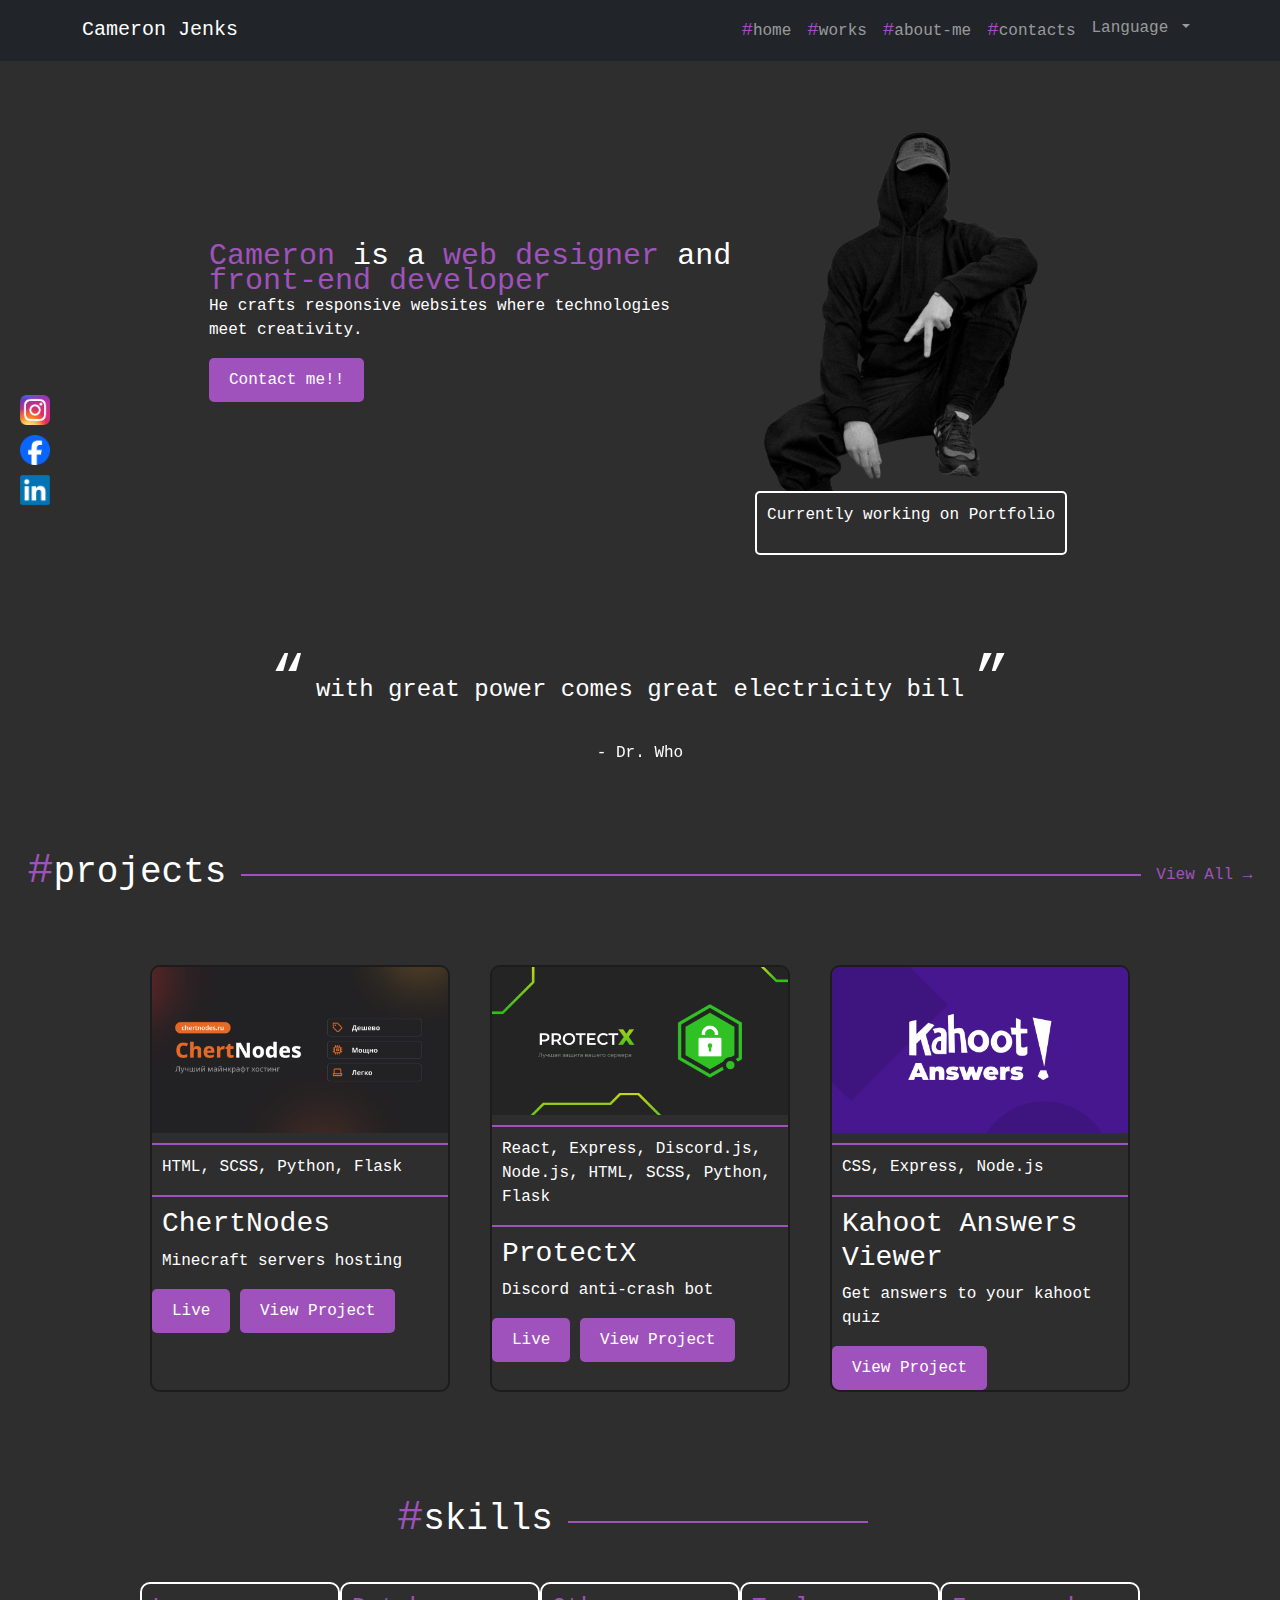
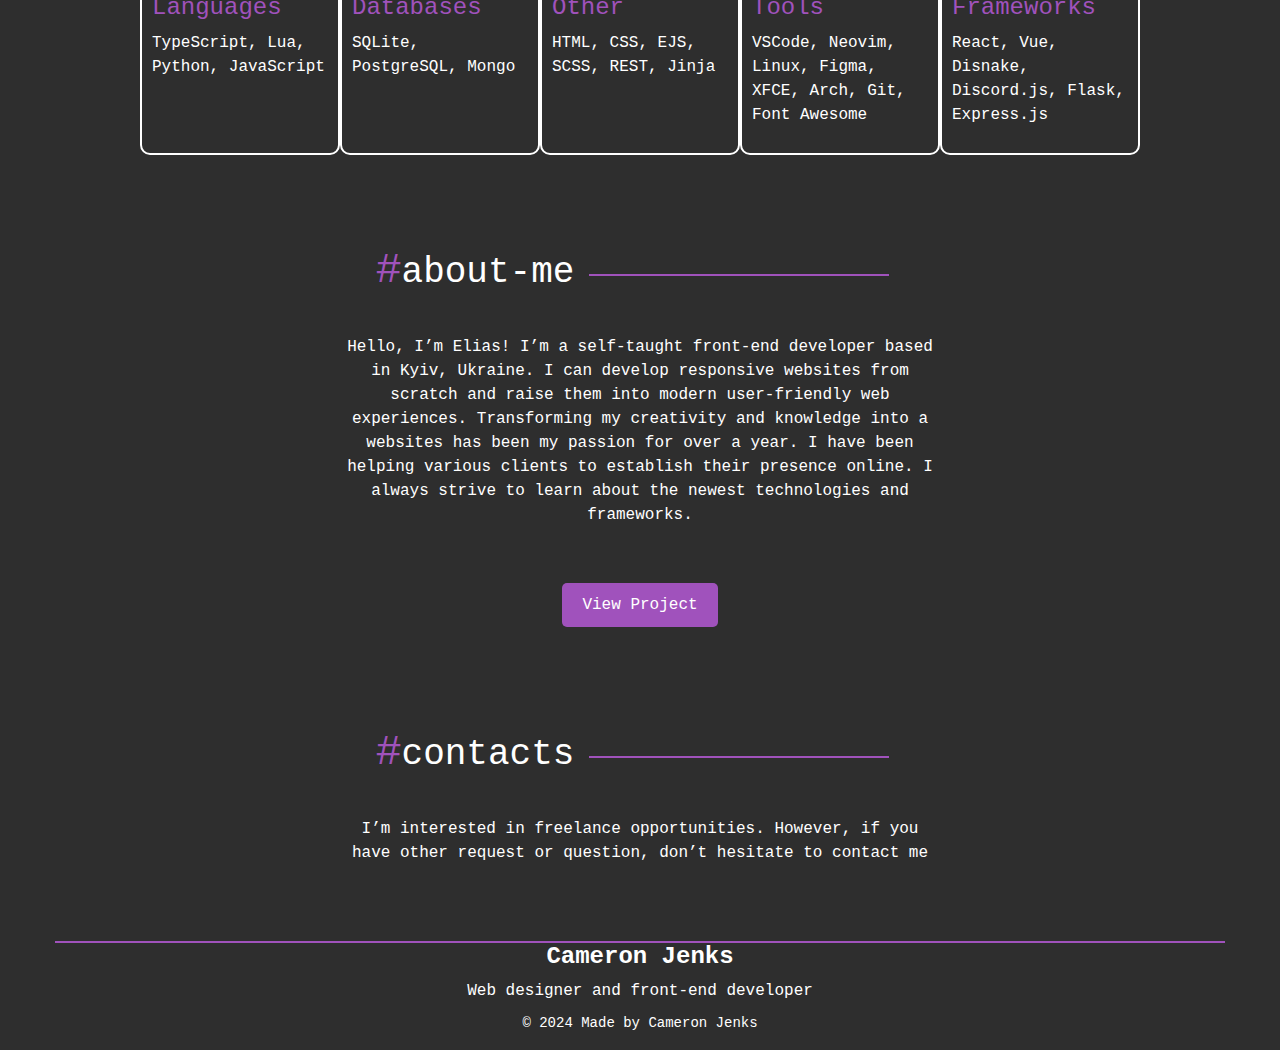
<file: Index.html>
<!DOCTYPE html>
<html lang="en">
<head>
    <meta charset="UTF-8">
    <meta name="viewport" content="width=device-width, initial-scale=1.0">
    <title>Cameron's Portfolio</title>
    <!--linking Bootstrap CSS for styling-->
    <link rel="stylesheet" href="bootstrap/css/bootstrap.min.css">
    <!--linking custom CSS file for additional stylin-->
    <link rel="stylesheet" href="styles.css">
</head>
<body>

    <!--nav bar-->
    <header>
        <nav class="navbar navbar-expand-lg navbar-dark bg-dark sticky-top">
            <div class="container">
                <a class="navbar-brand" href="#">Cameron Jenks</a>
                <button class="navbar-toggler" type="button" data-bs-toggle="collapse" data-bs-target="#navbarNav" aria-controls="navbarNav" aria-expanded="false" aria-label="Toggle navigation">
                    <span class="navbar-toggler-icon"></span>
                </button>
                <!--navbar links-->
                <div class="collapse navbar-collapse" id="navbarNav">
                    <ul class="navbar-nav ms-auto">
                        <!--links to page sections-->
                        <li class="nav-item">
                            <a class="nav-link" href="#home"><span class="hashtag">#</span>home</a>
                        </li>
                        <li class="nav-item">
                            <a class="nav-link" href="#works"><span class="hashtag">#</span>works</a>
                        </li>
                        <li class="nav-item">
                            <a class="nav-link" href="#aboutme"><span class="hashtag">#</span>about-me</a>
                        </li>
                        <li class="nav-item">
                            <a class="nav-link" href="contacts.html"><span class="hashtag">#</span>contacts</a>
                        </li>
                        <!--dropdown lang-->
                        <li class="nav-item dropdown dropdown-margin">
                            <a class="nav-link dropdown-toggle" href="#" role="button" id="languageDropdown" data-bs-toggle="dropdown" aria-expanded="false">
                                Language
                            </a>
                            <ul class="dropdown-menu dropdown-menu-dark" aria-labelledby="languageDropdown">
                                <!--lang options-->
                                <li><a class="dropdown-item" href="#">English</a></li>
                                <li><a class="dropdown-item" href="#">Spanish</a></li>
                                <li><a class="dropdown-item" href="#">French</a></li>
                            </ul>
                        </li>
                    </ul>
                </div>
            </div>
        </nav>
    </header>

    <!--social media links-->
    <div class="social-icons">
        <!--insta-->
        <a href="https://www.instagram.com/therealcamjenks/" target="_blank">
            <img src="images/instagram.png" alt="Instagram" class="social-icon">
        </a>
        <!--facebook-->
        <a href="https://www.facebook.com/cameron.jenks.1694/" target="_blank">
            <img src="images/facebook.png" alt="Facebook" class="social-icon">
        </a>
        <!--linkedIn-->
        <a href="https://www.linkedin.com/in/cam-jenks-25054a199" target="_blank">
            <img src="images/linkedin.png" alt="LinkedIn" class="social-icon">
        </a>
    </div>

    <!--main text + image-->
    <main class="flex-container">
        <!--text content container-->
        <section class="text-container">
            <!--main text-->
            <h1 class="centered-title">
                <!--span used to turn text purple-->
                <span class="purpleText">Cameron</span> is a <span class="purpleText">web designer</span> and<br>
                <span class="purpleText">front-end developer</span>
            </h1>
            <!--subtext-->
            <p class="paragraph-style">He crafts responsive websites where technologies<br>
                meet creativity.</p> 
            <!--button linking to contact page-->
            <a href="contacts.html">
                <button class="btn btn-purple">Contact me!!</button>
            </a>
        </section>
        <!--container's to position image-->
        <aside class="subjectImageContainer">
            <div class="subjectContainer">
                <!--image-->
                <img src="images/41ade353515843fc44bf4f33ac8d48cd.png" alt="Description of the image" class="right-image">
            </div>
            <!--status box-->
                <div class="statusBox"> 
                    <p class="info-text">Currently working on Portfolio</p>
                </div>
        </aside>
    </main>

    <!--quote section-->
    <section class="quoteContainer">
        <!--blockquote tag to represent quote from source-->
        <blockquote>
            <span class="topQuote">“</span>
            <span class="quoteText">with great power comes great electricity bill</span>
            <span class="bottomQuote">”</span>
        </blockquote>
    </section>    
    <!--quote source-->
    <span class="quoteSource">- Dr. Who</span>

    <!--projects section, header, link to view all-->
    <section class="projectsHeader">
        <h2 class="sectionTitle"><span class="hashtag">#</span>projects</h2>
        <!--divider-->
        <div class="sectionDivider"></div>
        <!--all projects link-->
        <a href="#" class="viewLink">View All &#8594;</a>
    </section>


    <div class="projectGroup">
        <!--first project tab-->
        <article class="projectTab">
            <!--container for image-->
            <div class="projectImageContainer">
                <img src="images/banner1.png" alt="Project 1 Image" class="projectImage">
            </div>
            <!--divider-->
            <div class="projectDivider"></div>
            <div class="projectText">
                <p>HTML, SCSS, Python, Flask</p>
            </div>
            <!--divider-->
            <div class="projectDivider"></div>
            <!--project title-->
            <h3 class="projectTitle">ChertNodes</h3>
            <!--project description -->
            <p class="projectText">Minecraft servers hosting</p>
            <!--Buttons -->
            <a href="#" class="btn btn-purple">Live</a>
            <a href="#" class="btn btn-purple">View Project</a> 
        </article>
    
        <!--second project tab-->
        <article class="projectTab">
            <div class="projectImageContainer">
                <img src="images/banner2.jpeg" alt="Project 2 Image" class="projectImage">
            </div>
            <!--Divider-->
            <div class="projectDivider"></div>
            <div class="projectText">
                <p>React, Express, Discord.js, Node.js, HTML, SCSS, Python, Flask</p>
            </div>
            <!--Divider-->
            <div class="projectDivider"></div>
            <!--Project title-->
            <h3 class="projectTitle">ProtectX</h3>
            <!--project description-->
            <p class="projectText">Discord anti-crash bot</p>
            <!--Buttons-->
            <a href="#" class="btn btn-purple">Live</a>
            <a href="#" class="btn btn-purple">View Project</a> 
        </article>
    
        <!-- third project tab -->
        <article class="projectTab">
            <!-- image container -->
            <div class="projectImageContainer">
                <img src="images/banner3.jpeg" alt="Project 3 Image" class="projectImage">
            </div>
            <!--Divider-->
            <div class="projectDivider"></div>
            <div class="projectText">
                <p>CSS, Express, Node.js</p>
            </div>
            <!--Divider-->
            <div class="projectDivider"></div>
            <!--project title-->
            <h3 class="projectTitle">Kahoot Answers Viewer</h3>
            <!--project description-->
            <p class="projectText">Get answers to your kahoot quiz</p>
            <!--button-->
            <a href="#" class="btn btn-purple">View Project</a>
        </article>
    </div>
    
    <!--skills header-->
    <section class="skillsHeader">
        <h2 class="sectionTitle"><span class="hashtag">#</span>skills</h2>
        <!--Divider-->
        <div class="sectionDivider2"></div>
    </section>
    
    <!--skill tabs-->
    <div class="skillsTabs">
        <!-- languages tab -->
        <div class="skillsTab">
            <h3 class="skillsTitle">Languages</h3>
            <p class="skillsDescription">TypeScript, Lua, Python, JavaScript</p>
        </div>
    
        <!--databases tab-->
        <div class="skillsTab">
            <h3 class="skillsTitle">Databases</h3>
            <p class="skillsDescription">SQLite, PostgreSQL, Mongo</p>
        </div>
    
        <!--other tab-->
        <div class="skillsTab">
            <h3 class="skillsTitle">Other</h3>
            <p class="skillsDescription">HTML, CSS, EJS, SCSS, REST, Jinja</p>
        </div>
        
        <!--tools tab-->
        <div class="skillsTab">
            <h3 class="skillsTitle">Tools</h3>
            <p class="skillsDescription">VSCode, Neovim, Linux, Figma, XFCE, Arch, Git, Font Awesome</p>
        </div>
    
        <!--frameworks tab-->
        <div class="skillsTab">
            <h3 class="skillsTitle">Frameworks</h3>
            <p class="skillsDescription">React, Vue, Disnake, Discord.js, Flask, Express.js</p>
        </div>
    </div>
    
    <!--about me header-->
    <div class="skillsHeader">
        <h2 class="sectionTitle"><span class="hashtag">#</span>about-me</h2>
        <!--Divider-->
        <div class="sectionDivider2"></div>
    </div>
    
    <!--about me text-->
    <div class="aboutmeContent">
        <p>Hello, I’m Elias! I’m a self-taught front-end developer based in Kyiv, Ukraine. I can develop responsive websites from scratch and raise them into modern user-friendly web experiences. Transforming my creativity and knowledge into a websites has been my passion for over a year. I have been helping various clients to establish their presence online. I always strive to learn about the newest technologies and frameworks.</p>
    </div>
    
    <!--view project button-->
    <div class="aboutmeButtonContainer">
        <a href="#" class="btn btnAboutMe">View Project</a>
    </div>
    
    <!--contacts header-->
    <div class="skillsHeader">
        <h2 class="sectionTitle"><span class="hashtag">#</span>contacts</h2>
        <!--divider-->
        <div class="sectionDivider2"></div>
    </div>
    
    <!--contacts content-->
    <div class="contactsContent">
        <p>I’m interested in freelance opportunities. However, if you have other request or question, don’t hesitate to contact me</p>
    </div>
    
    <!--footer-->
    <footer class="footer">
        <!--container-->
        <div class="footer-container">
            <!--footer content-->
            <div class="footer-content">
                <div class="sectionDivider3"></div>
                <h2 class="footer-name">Cameron Jenks</h2>
                <p class="footer-description">Web designer and front-end developer</p>
            </div>
            <!--copyright-->
            <div class="footer-copyright">
                <p>&copy; 2024 Made by Cameron Jenks</p>
            </div>
        </div>
    </footer>

</body>
</html>
</file>
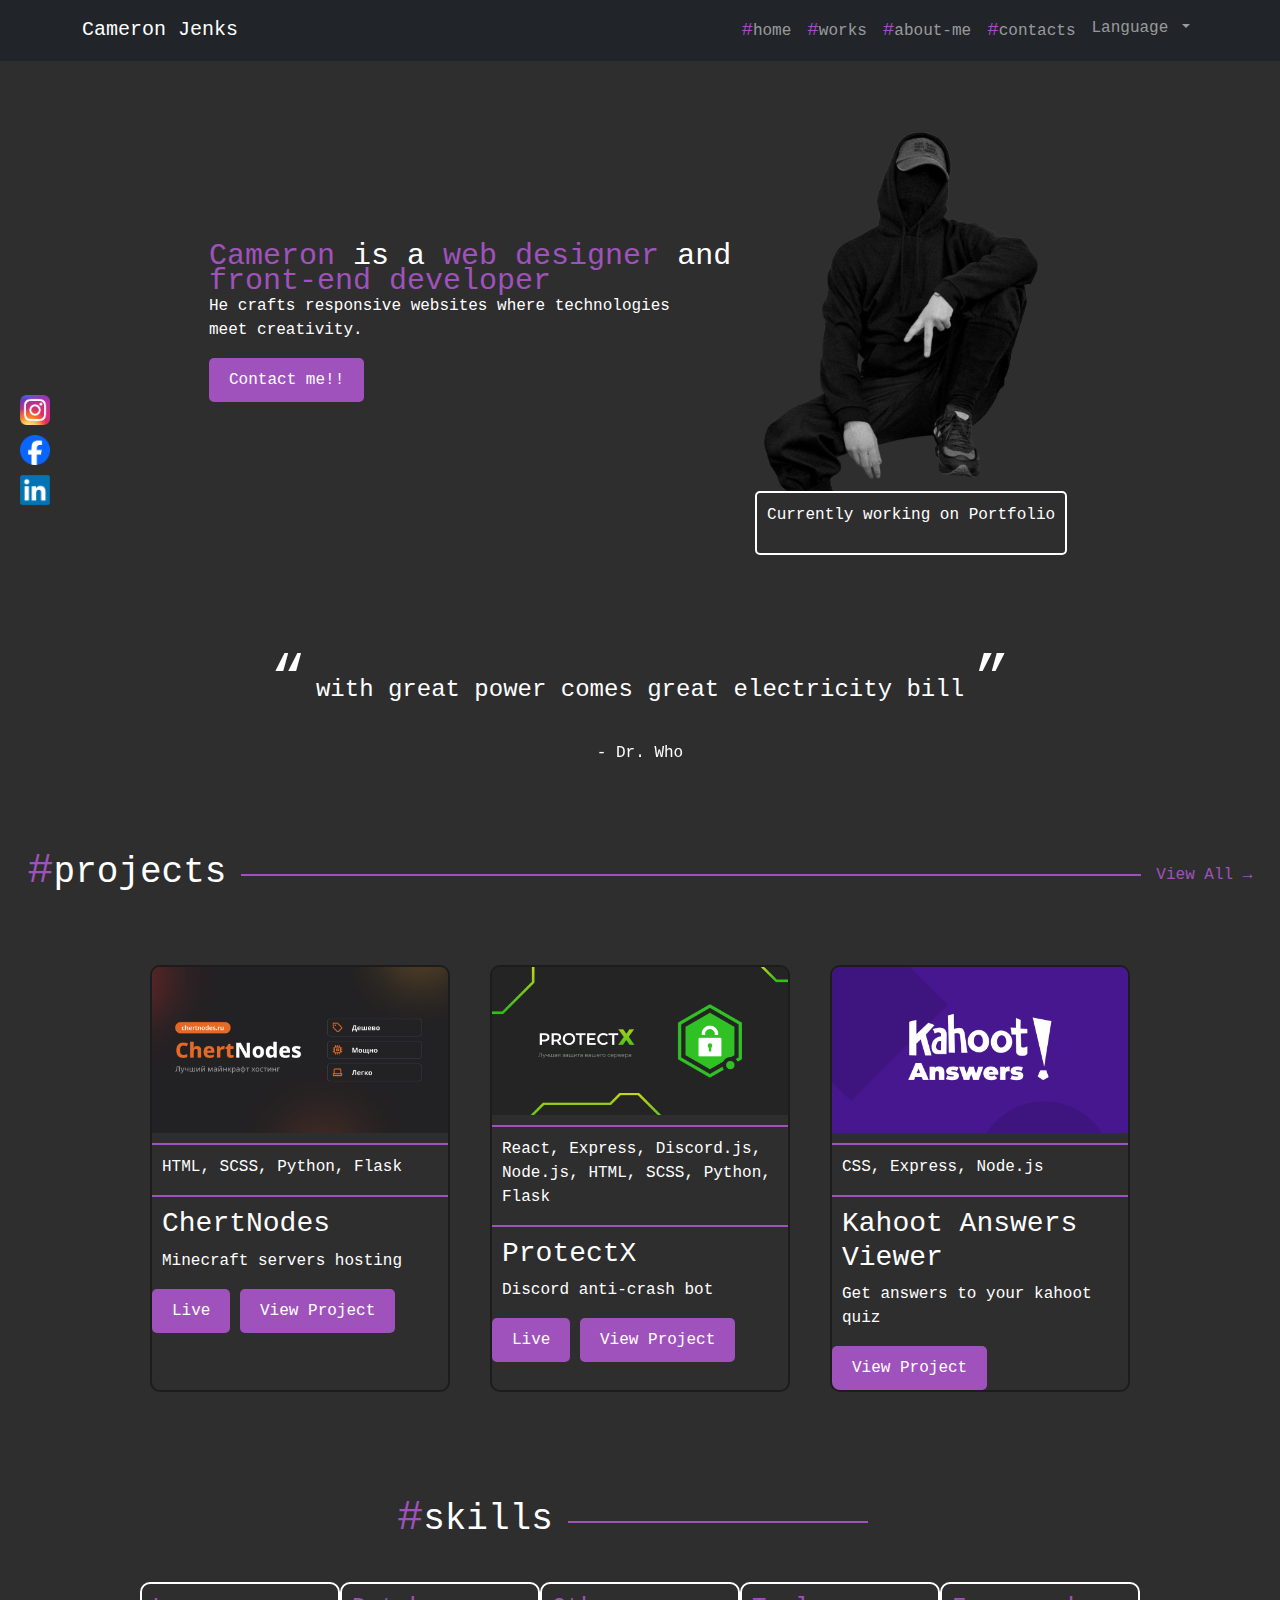
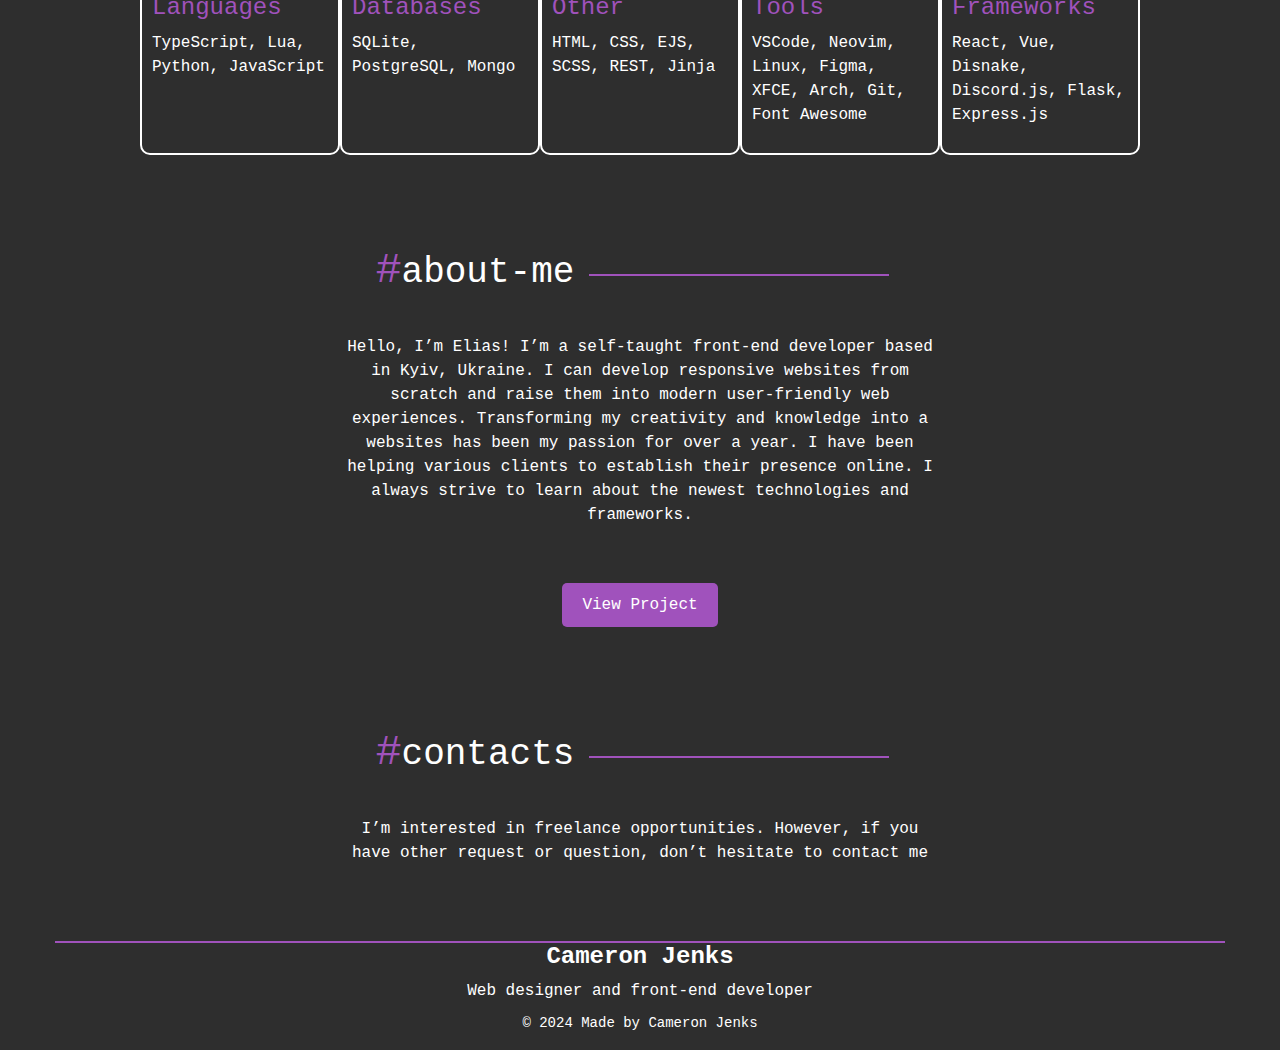
<file: index.html>
<!DOCTYPE html>
<html lang="en">
<head>
    <meta charset="UTF-8">
    <meta name="viewport" content="width=device-width, initial-scale=1.0">
    <title>Cameron's Portfolio</title>
    <!--linking Bootstrap CSS for styling-->
    <link rel="stylesheet" href="bootstrap/css/bootstrap.min.css">
    <!--linking custom CSS file for additional stylin-->
    <link rel="stylesheet" href="styles.css">
</head>
<body>

    <!--nav bar-->
    <header>
        <nav class="navbar navbar-expand-lg navbar-dark bg-dark sticky-top">
            <div class="container">
                <a class="navbar-brand" href="#">Cameron Jenks</a>
                <button class="navbar-toggler" type="button" data-bs-toggle="collapse" data-bs-target="#navbarNav" aria-controls="navbarNav" aria-expanded="false" aria-label="Toggle navigation">
                    <span class="navbar-toggler-icon"></span>
                </button>
                <!--navbar links-->
                <div class="collapse navbar-collapse" id="navbarNav">
                    <ul class="navbar-nav ms-auto">
                        <!--links to page sections-->
                        <li class="nav-item">
                            <a class="nav-link" href="#home"><span class="hashtag">#</span>home</a>
                        </li>
                        <li class="nav-item">
                            <a class="nav-link" href="#works"><span class="hashtag">#</span>works</a>
                        </li>
                        <li class="nav-item">
                            <a class="nav-link" href="#aboutme"><span class="hashtag">#</span>about-me</a>
                        </li>
                        <li class="nav-item">
                            <a class="nav-link" href="contacts.html"><span class="hashtag">#</span>contacts</a>
                        </li>
                        <!--dropdown lang-->
                        <li class="nav-item dropdown dropdown-margin">
                            <a class="nav-link dropdown-toggle" href="#" role="button" id="languageDropdown" data-bs-toggle="dropdown" aria-expanded="false">
                                Language
                            </a>
                            <ul class="dropdown-menu dropdown-menu-dark" aria-labelledby="languageDropdown">
                                <!--lang options-->
                                <li><a class="dropdown-item" href="#">English</a></li>
                                <li><a class="dropdown-item" href="#">Spanish</a></li>
                                <li><a class="dropdown-item" href="#">French</a></li>
                            </ul>
                        </li>
                    </ul>
                </div>
            </div>
        </nav>
    </header>

    <!--social media links-->
    <div class="social-icons">
        <!--insta-->
        <a href="https://www.instagram.com/therealcamjenks/" target="_blank">
            <img src="images/instagram.png" alt="Instagram" class="social-icon">
        </a>
        <!--facebook-->
        <a href="https://www.facebook.com/cameron.jenks.1694/" target="_blank">
            <img src="images/facebook.png" alt="Facebook" class="social-icon">
        </a>
        <!--linkedIn-->
        <a href="https://www.linkedin.com/in/cam-jenks-25054a199" target="_blank">
            <img src="images/linkedin.png" alt="LinkedIn" class="social-icon">
        </a>
    </div>

    <!--main text + image-->
    <main class="flex-container">
        <!--text content container-->
        <section class="text-container">
            <!--main text-->
            <h1 class="centered-title">
                <!--span used to turn text purple-->
                <span class="purpleText">Cameron</span> is a <span class="purpleText">web designer</span> and<br>
                <span class="purpleText">front-end developer</span>
            </h1>
            <!--subtext-->
            <p class="paragraph-style">He crafts responsive websites where technologies<br>
                meet creativity.</p> 
            <!--button linking to contact page-->
            <a href="contacts.html">
                <button class="btn btn-purple">Contact me!!</button>
            </a>
        </section>
        <!--container's to position image-->
        <aside class="subjectImageContainer">
            <div class="subjectContainer">
                <!--image-->
                <img src="images/41ade353515843fc44bf4f33ac8d48cd.png" alt="Description of the image" class="right-image">
            </div>
            <!--status box-->
                <div class="statusBox"> 
                    <p class="info-text">Currently working on Portfolio</p>
                </div>
        </aside>
    </main>

    <!--quote section-->
    <section class="quoteContainer">
        <!--blockquote tag to represent quote from source-->
        <blockquote>
            <span class="topQuote">“</span>
            <span class="quoteText">with great power comes great electricity bill</span>
            <span class="bottomQuote">”</span>
        </blockquote>
    </section>    
    <!--quote source-->
    <span class="quoteSource">- Dr. Who</span>

    <!--projects section, header, link to view all-->
    <section class="projectsHeader">
        <h2 class="sectionTitle"><span class="hashtag">#</span>projects</h2>
        <!--divider-->
        <div class="sectionDivider"></div>
        <!--all projects link-->
        <a href="#" class="viewLink">View All &#8594;</a>
    </section>


    <div class="projectGroup">
        <!--first project tab-->
        <article class="projectTab">
            <!--container for image-->
            <div class="projectImageContainer">
                <img src="images/banner1.png" alt="Project 1 Image" class="projectImage">
            </div>
            <!--divider-->
            <div class="projectDivider"></div>
            <div class="projectText">
                <p>HTML, SCSS, Python, Flask</p>
            </div>
            <!--divider-->
            <div class="projectDivider"></div>
            <!--project title-->
            <h3 class="projectTitle">ChertNodes</h3>
            <!--project description -->
            <p class="projectText">Minecraft servers hosting</p>
            <!--Buttons -->
            <a href="#" class="btn btn-purple">Live</a>
            <a href="#" class="btn btn-purple">View Project</a> 
        </article>
    
        <!--second project tab-->
        <article class="projectTab">
            <div class="projectImageContainer">
                <img src="images/banner2.jpeg" alt="Project 2 Image" class="projectImage">
            </div>
            <!--Divider-->
            <div class="projectDivider"></div>
            <div class="projectText">
                <p>React, Express, Discord.js, Node.js, HTML, SCSS, Python, Flask</p>
            </div>
            <!--Divider-->
            <div class="projectDivider"></div>
            <!--Project title-->
            <h3 class="projectTitle">ProtectX</h3>
            <!--project description-->
            <p class="projectText">Discord anti-crash bot</p>
            <!--Buttons-->
            <a href="#" class="btn btn-purple">Live</a>
            <a href="#" class="btn btn-purple">View Project</a> 
        </article>
    
        <!-- third project tab -->
        <article class="projectTab">
            <!-- image container -->
            <div class="projectImageContainer">
                <img src="images/banner3.jpeg" alt="Project 3 Image" class="projectImage">
            </div>
            <!--Divider-->
            <div class="projectDivider"></div>
            <div class="projectText">
                <p>CSS, Express, Node.js</p>
            </div>
            <!--Divider-->
            <div class="projectDivider"></div>
            <!--project title-->
            <h3 class="projectTitle">Kahoot Answers Viewer</h3>
            <!--project description-->
            <p class="projectText">Get answers to your kahoot quiz</p>
            <!--button-->
            <a href="#" class="btn btn-purple">View Project</a>
        </article>
    </div>
    
    <!--skills header-->
    <section class="skillsHeader">
        <h2 class="sectionTitle"><span class="hashtag">#</span>skills</h2>
        <!--Divider-->
        <div class="sectionDivider2"></div>
    </section>
    
    <!--skill tabs-->
    <div class="skillsTabs">
        <!-- languages tab -->
        <div class="skillsTab">
            <h3 class="skillsTitle">Languages</h3>
            <p class="skillsDescription">TypeScript, Lua, Python, JavaScript</p>
        </div>
    
        <!--databases tab-->
        <div class="skillsTab">
            <h3 class="skillsTitle">Databases</h3>
            <p class="skillsDescription">SQLite, PostgreSQL, Mongo</p>
        </div>
    
        <!--other tab-->
        <div class="skillsTab">
            <h3 class="skillsTitle">Other</h3>
            <p class="skillsDescription">HTML, CSS, EJS, SCSS, REST, Jinja</p>
        </div>
        
        <!--tools tab-->
        <div class="skillsTab">
            <h3 class="skillsTitle">Tools</h3>
            <p class="skillsDescription">VSCode, Neovim, Linux, Figma, XFCE, Arch, Git, Font Awesome</p>
        </div>
    
        <!--frameworks tab-->
        <div class="skillsTab">
            <h3 class="skillsTitle">Frameworks</h3>
            <p class="skillsDescription">React, Vue, Disnake, Discord.js, Flask, Express.js</p>
        </div>
    </div>
    
    <!--about me header-->
    <div class="skillsHeader">
        <h2 class="sectionTitle"><span class="hashtag">#</span>about-me</h2>
        <!--Divider-->
        <div class="sectionDivider2"></div>
    </div>
    
    <!--about me text-->
    <div class="aboutmeContent">
        <p>Hello, I’m Elias! I’m a self-taught front-end developer based in Kyiv, Ukraine. I can develop responsive websites from scratch and raise them into modern user-friendly web experiences. Transforming my creativity and knowledge into a websites has been my passion for over a year. I have been helping various clients to establish their presence online. I always strive to learn about the newest technologies and frameworks.</p>
    </div>
    
    <!--view project button-->
    <div class="aboutmeButtonContainer">
        <a href="#" class="btn btnAboutMe">View Project</a>
    </div>
    
    <!--contacts header-->
    <div class="skillsHeader">
        <h2 class="sectionTitle"><span class="hashtag">#</span>contacts</h2>
        <!--divider-->
        <div class="sectionDivider2"></div>
    </div>
    
    <!--contacts content-->
    <div class="contactsContent">
        <p>I’m interested in freelance opportunities. However, if you have other request or question, don’t hesitate to contact me</p>
    </div>
    
    <!--footer-->
    <footer class="footer">
        <!--container-->
        <div class="footer-container">
            <!--footer content-->
            <div class="footer-content">
                <div class="sectionDivider3"></div>
                <h2 class="footer-name">Cameron Jenks</h2>
                <p class="footer-description">Web designer and front-end developer</p>
            </div>
            <!--copyright-->
            <div class="footer-copyright">
                <p>&copy; 2024 Made by Cameron Jenks</p>
            </div>
        </div>
    </footer>

</body>
</html>
</file>
<file: styles.css>
body {
    background-color: #2E2E2E; 
    color: white;            
    font-family: 'Fira Code', monospace;
}

.hashtag {
    color: #A052BC;
    font-size: 1.2em; 
}

.flex-container {
    display: flex;              
    flex-wrap: wrap;         
    align-items: center;        
    justify-content: center;     
    max-width: 1200px;         
    width: 100%;                
    margin: 0 auto;            
    padding-top: 30px;     
}

.centered-title {
    max-width: 600px;   
    text-align: left;    
    margin: 0;              
    font-size: 30px;  
    font-weight: 400;   
    line-height: 25px;  
}

.subjectImageContainer {
    display: flex;              
    flex-direction: column;    
    align-items: center;       
    margin-left: 20px;           
}

.subjectContainer {
    width: 100%;          
    max-width: 600px; 
}

.right-image {
    width: 100%;            
    height: 400px;          
    object-fit: cover;    
}

.quoteContainer {
    display: flex;
    justify-content: center;
    align-items: center;
    position: relative;
    padding-top: 80px; 
    margin: 0 auto;
    width: 100%;
    max-width: 800px;
}

.quoteSource {
    display: flex;
    justify-content: center;
    align-items: center;
    position: relative;
}

.quoteText {
    font-size: 24px; 
    color: #ffffff; 
}

.topQuote, .bottomQuote {
    font-size: 60px; 
    color: #ffffff; 
}

.projectsHeader, .skillsHeader, .aboutmeHeader, .socialsHeader {
    display: flex;
    align-items: center;
    justify-content: center; 
    margin-top: 60px; 
    padding: 20px 0;
}

.sectionTitle {
    font-size: 36px; 
}

.sectionDivider, .sectionDivider2, .sectionDivider3 {
    height: 2px;
    background-color: #A052BC; 
    margin: 0 15px; 
}

.sectionDivider {
    width: 900px; 
}

.sectionDivider2 {
    width: 300px;
}

.sectionDivider3 {
    width: auto;
}


.purpleText {
    color:#A052BC; 
}


.viewLink {
    color: #A052BC; 
    text-decoration: none; 
}

.projectGroup {
    display: flex;               
    justify-content: center;     
    flex-wrap: wrap;          
    margin-top: 20px;          
    max-width: 100%;        
}

.projectTab {
    background-color: transparent; 
    padding: 0; 
    width: 300px; 
    text-align: left; 
    border: 2px solid #1C1C1C; 
    border-radius: 10px;
    box-shadow: none; 
    overflow: hidden; 
    margin: 20px; 
}

.projectText {
    padding-left: 10px;
}

.projectTitle {
    padding-left: 10px;
}

.projectImageContainer {
    width: 100%; 
}

.projectImage {
    width: 100%;            
    height: auto;          
}

.projectDivider {
    height: 2px; 
    background-color: #A052BC; 
    margin: 10px 0; 
}

.skillsTabs {
    display: flex; 
    flex-wrap: wrap; 
    justify-content: center; 
    max-width: 1000px;
    margin: 0 auto; 
}

.skillsTab {
    background-color: transparent; 
    padding: 10px; 
    width: 200px; 
    text-align: left; 
    border: 2px solid #ffffff; 
    border-radius: 10px;
    box-shadow: none; 
    margin: 10px auto; 
}

.skillsTitle {
    font-size: 24px; 
    color: #A052BC; 
}

.skillsDescription {
    color: #ffffff; 
}

.aboutmeContent {
    display: flex;
    justify-content: center;
    margin: 10px auto;  
    max-width: 600px;
    width: 100%; 
    text-align: center; 
}


.statusBox {
    border: 2px solid white; 
    padding: 10px;         
    border-radius: 5px;    
    color: #ffffff;        
    background-color: rgba(0, 0, 0, 0); 
}

.btn-purple {
    background-color: #A052BC; 
    color: white; 
    border: none; 
    padding: 10px 20px; 
    border-radius: 5px; 
    cursor: pointer; 
    margin: auto; 
    text-align: center; 
}

.btnAboutMe {
    background-color: #A052BC; 
    color: white; 
    border: none; 
    padding: 10px 20px; 
    border-radius: 5px; 
    cursor: pointer; 
    margin: 20px auto; 
    display: block; 
    text-align: center; 
}


.aboutmeButtonContainer {
    display: flex;
    justify-content: center; 
    margin-top: 20px; 
}


.btn-purple:hover {
    background-color: #8B3E99; 
}

.contactsContent {
    display: flex;
    justify-content: center;
    margin: 10px auto; 
    max-width: 600px;
    width: 100%; 
    text-align: center; 
}

.social-icons {
    position: fixed; 
    left: 20px; 
    top: 50%; 
    transform: translateY(-50%); 
    display: flex;
    flex-direction: column; 
    gap: 10px; 
}

.social-icon {
    width: 30px; 
    height: auto;
    transition: transform 0.2s; 
}

.social-icon:hover {
    transform: scale(1.1); 
}

.contactpageContent {
    display: flex;
    justify-content: center;
    margin: 10px auto;  
    max-width: 600px;
    width: 100%; 
    text-align: center; 
}




/* social section of contacts page*/
.socials-container {
    display: flex; 
    justify-content: center; 
    align-items: center;
    margin-top: 20px;
}

.social {
    display: flex;
    flex-direction: column; 
    align-items: center;
    margin: 0 15px;
}

.social img {
    width: 50px; 
    height: auto; 
}

.username {
    text-align: center; 
    color: #A052BC; 
    margin-top: 5px; 
}


/* footer css */ 
.footer {
    background-color: #2E2E2E;
    color: white; 
    text-align: center;
}

.footer-container {
    max-width: 1200px; 
    margin: auto; 
    display: flex; 
    flex-direction: column; 
    align-items: flex-center; 
    padding-top: 50px;
}

.footer-content {
    margin-bottom: 10px; 
}

.footer-name {
    font-size: 24px; 
    font-weight: bold; 
}

.footer-description {
    font-size: 16px; 
    margin: 0; 
    text-align: center;
}

.footer-copyright {
    font-size: 14px; 
    text-align: center;
}





@media (max-width: 768px) {
    .flex-container {
        flex-direction: column; 
        align-items: center; 
    }

    .centered-title {
        text-align: center; 
    }

    .subjectImageContainer {
        margin-left: 0; 
        align-items: center; 
    }

    .projectTab {
        width: 90%; 
        margin: 10px 0; 
    }

    .skillsColumn {
        flex: 1 1 100%; 
        margin: 0; 
    }

    .skillsTab {
        width: 90%;
        flex: 0 1 calc(50% - 20px); 
    }

    .footer-name {
        font-size: 20px; /* Slightly smaller name on mobile */
    }

    .footer-description {
        font-size: 14px; /* Slightly smaller description on mobile */
    }

    .footer-copyright {
        font-size: 12px; /* Slightly smaller copyright text on mobile */
    }
}
</file>
